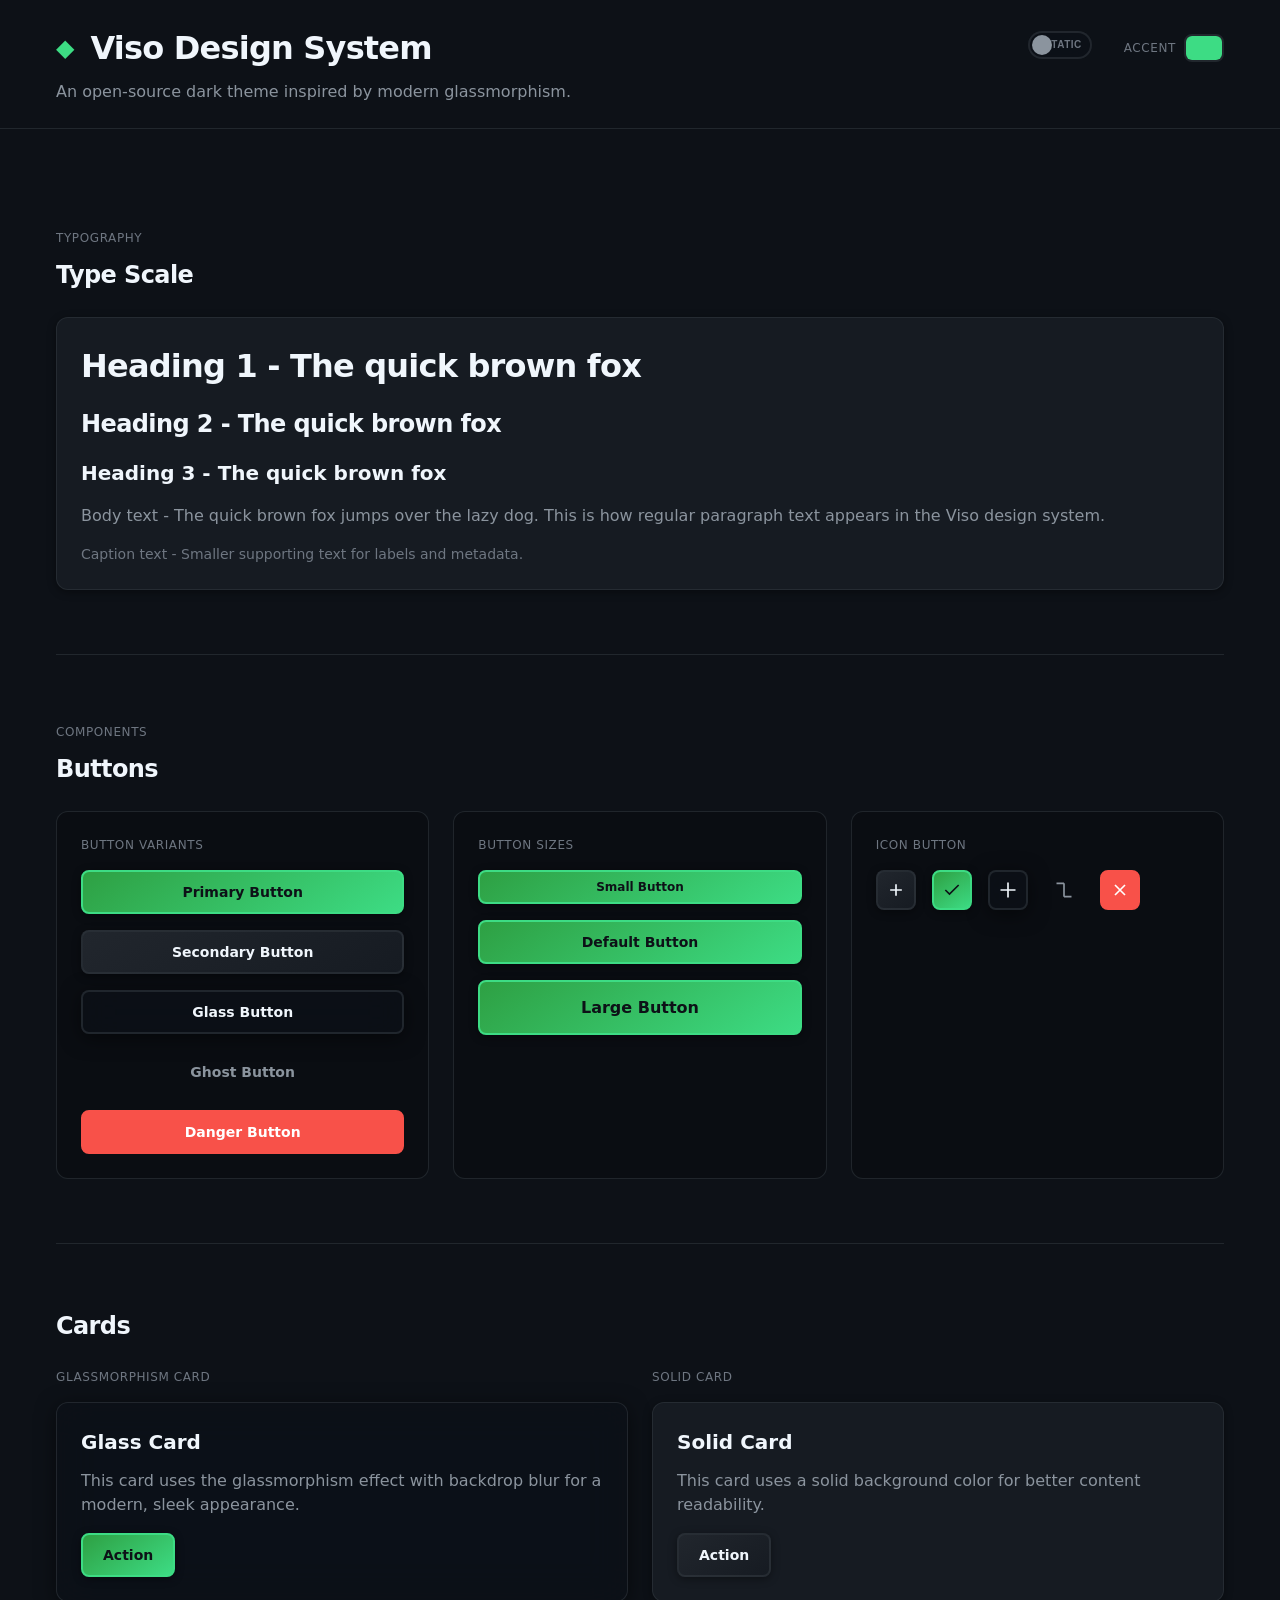
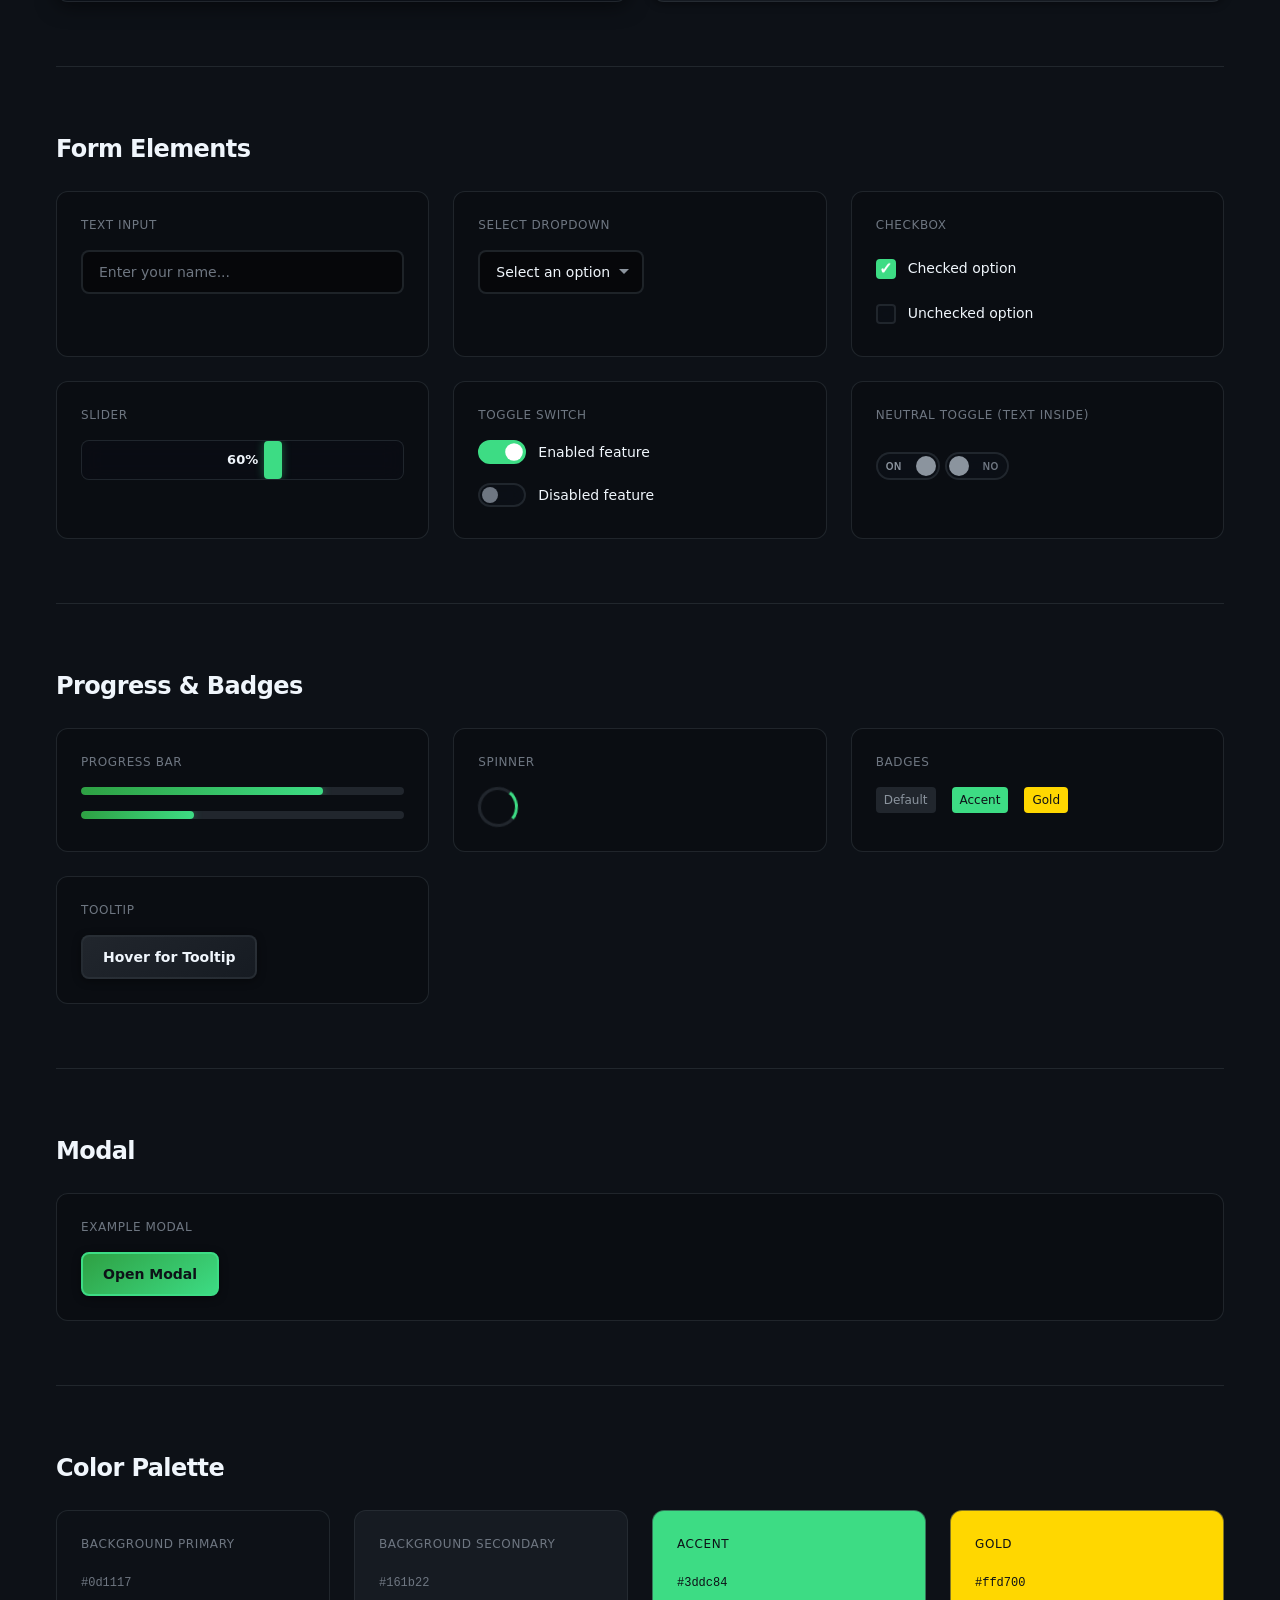
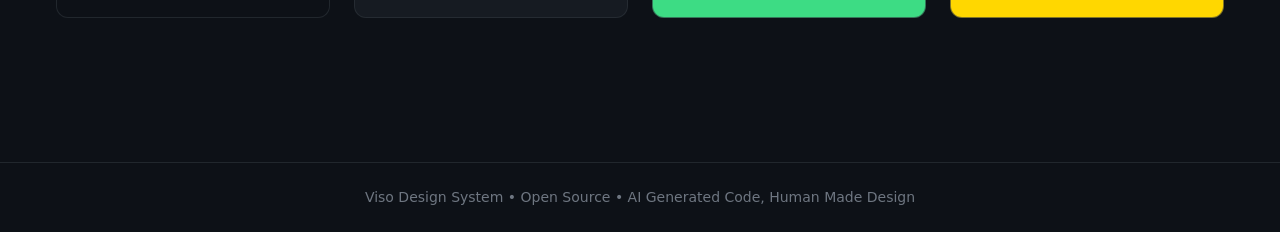
<file: index.html>
<!DOCTYPE html>
<html lang="en">
<head>
    <meta charset="UTF-8">
    <meta http-equiv="refresh" content="0; url=example-viso.html">
    <title>Redirecting...</title>
</head>
<body>
    <p>Redirecting to <a href="example-viso.html">example-viso.html</a>...</p>
</body>
</html>
</file>
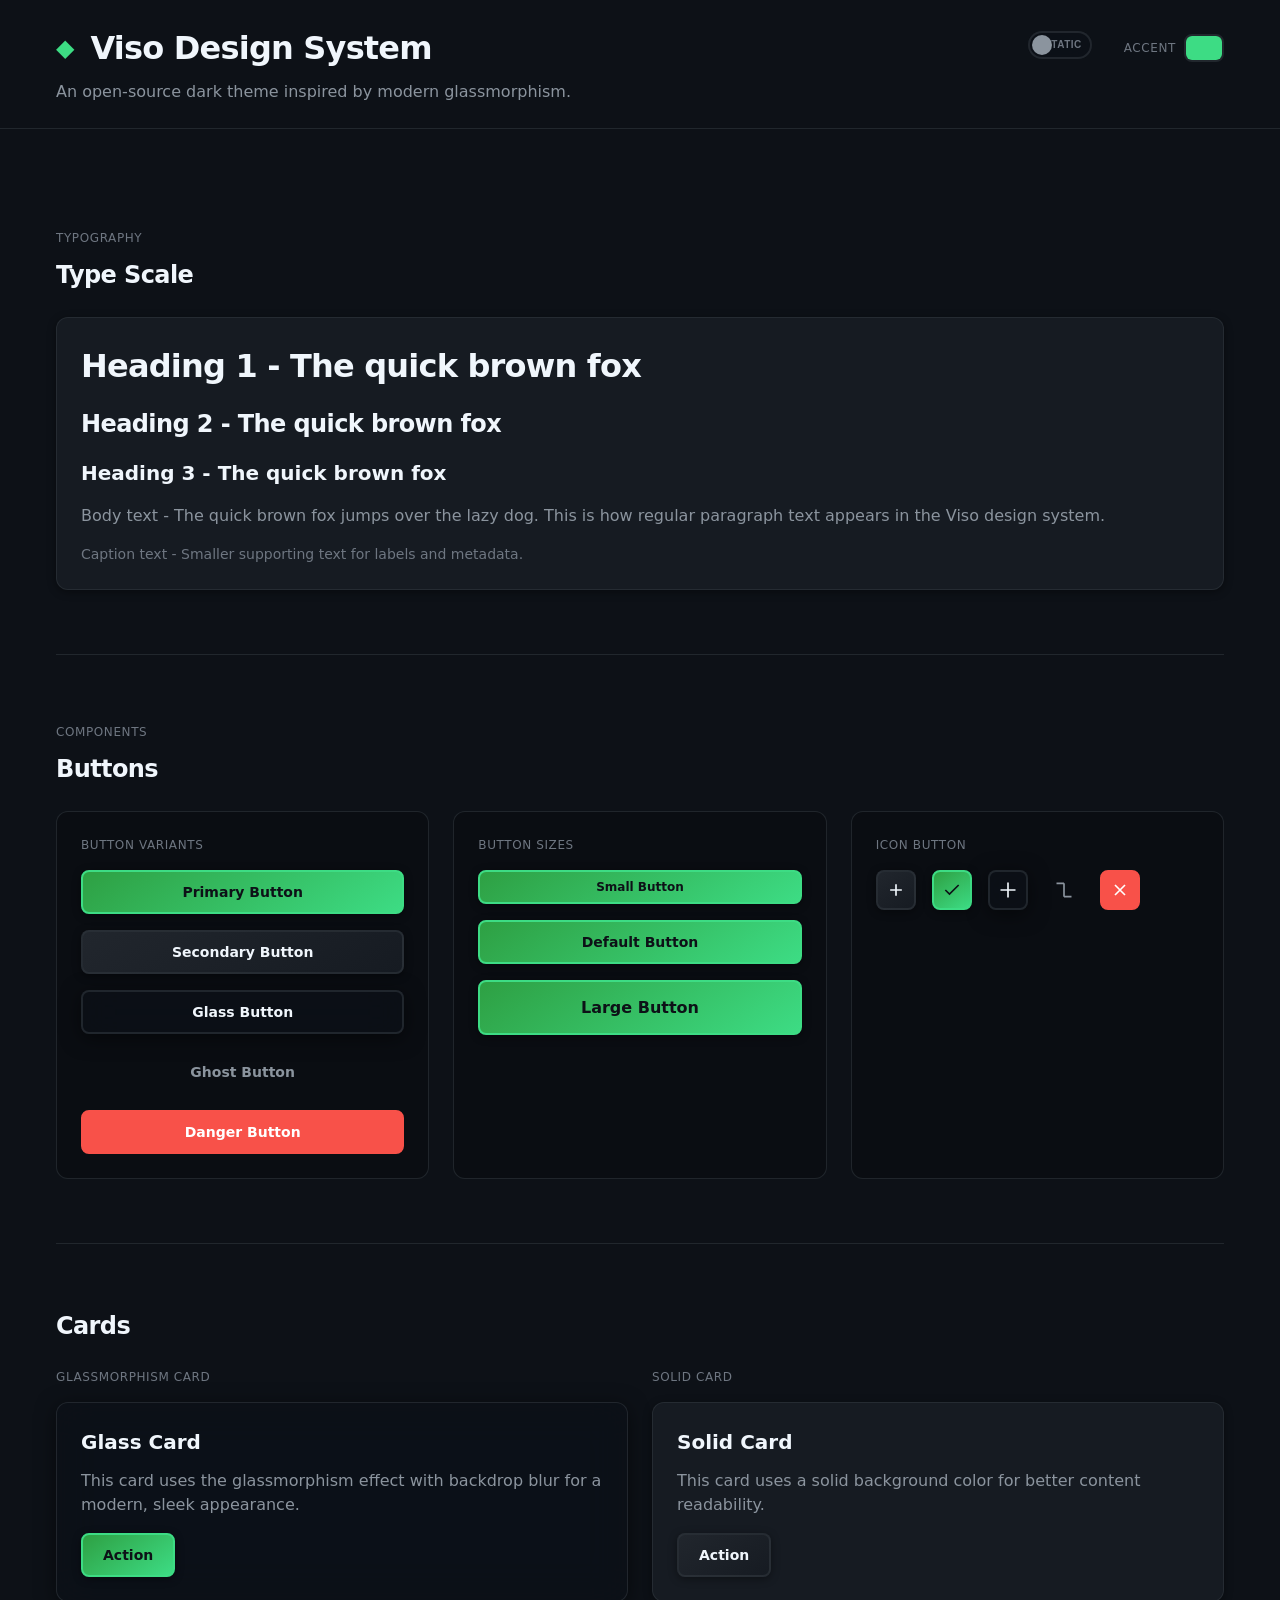
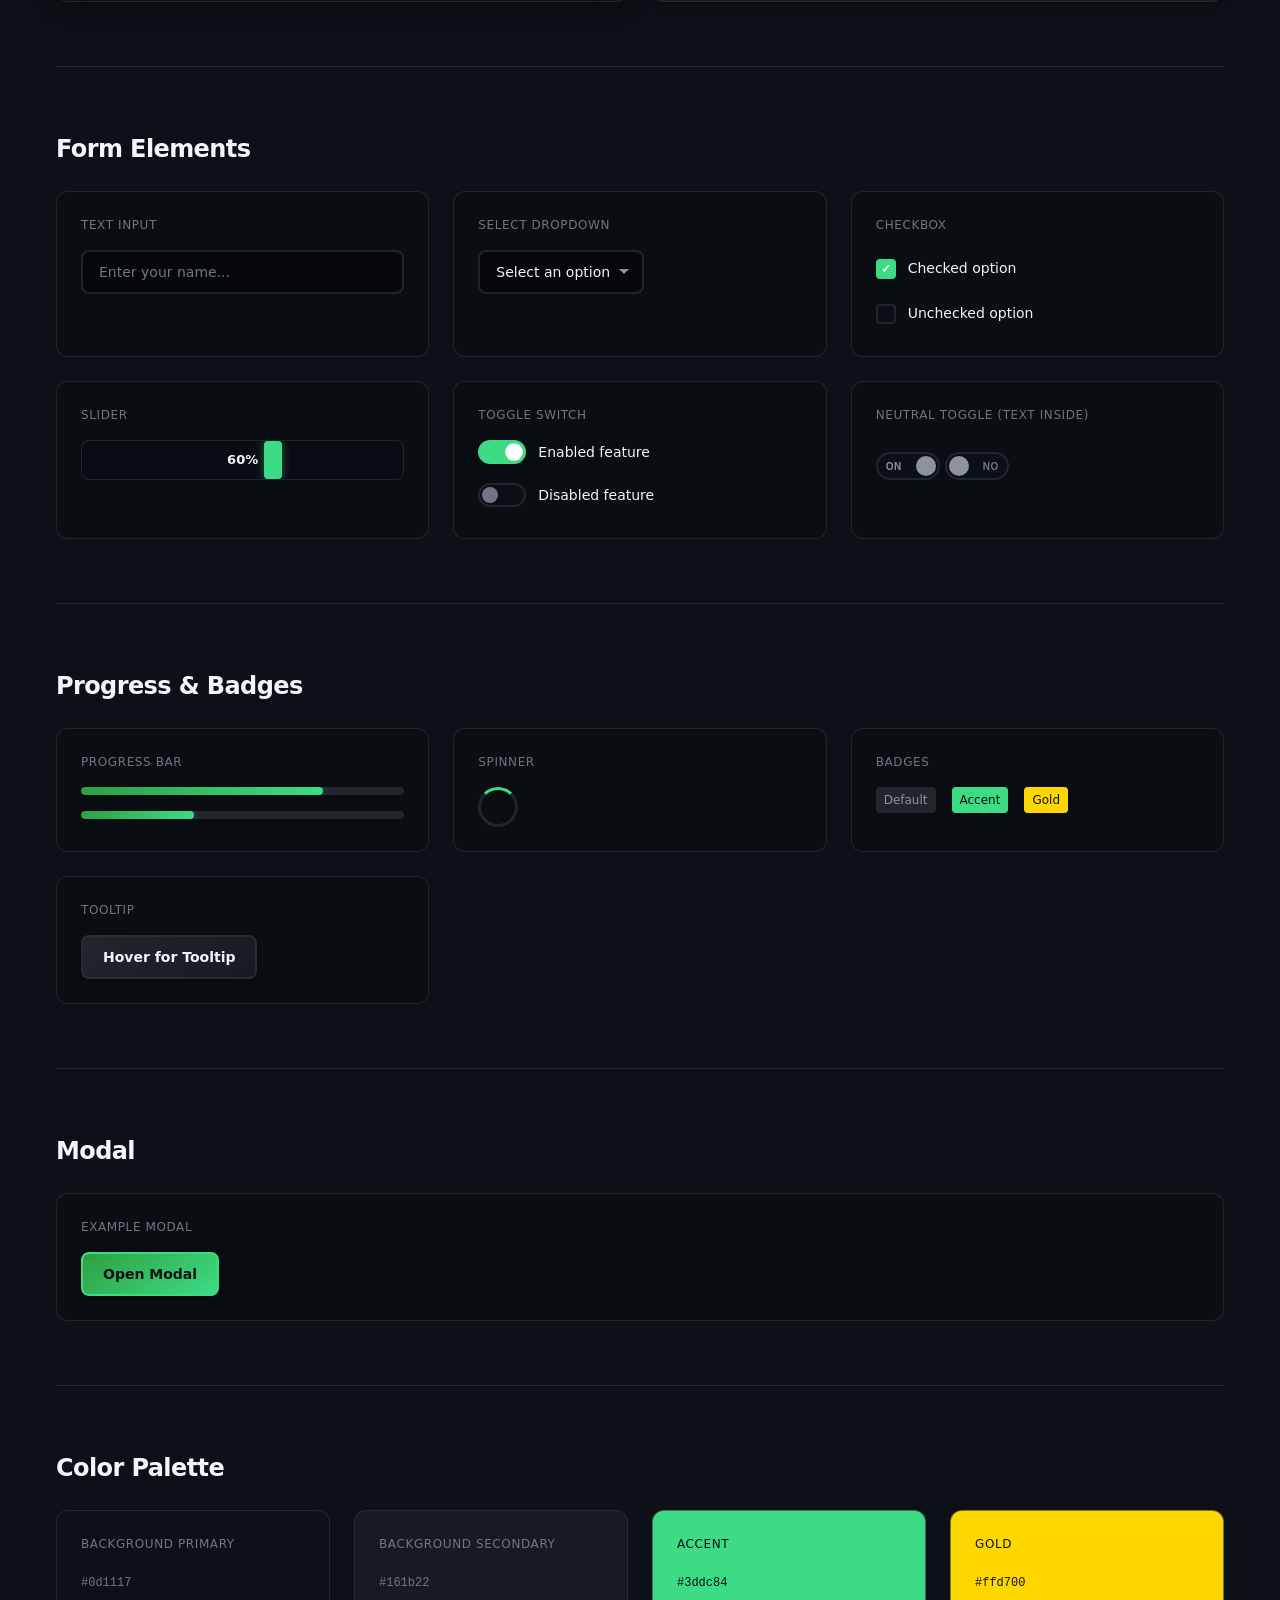
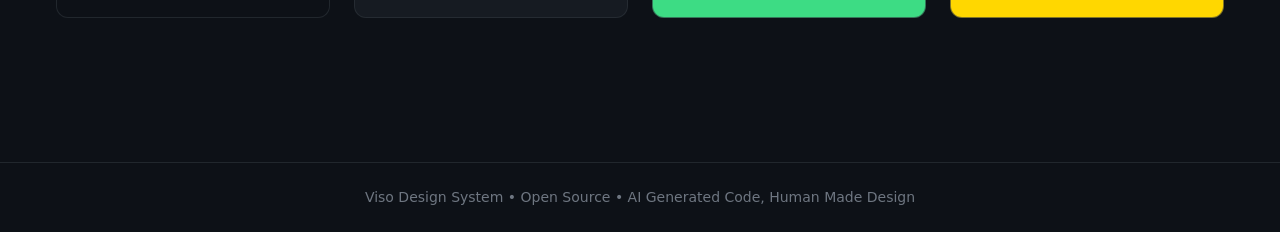
<file: example-viso.html>
<!DOCTYPE html>
<html data-theme="viso" lang="en">
<head>
    <meta charset="UTF-8">
    <meta name="viewport" content="width=device-width, initial-scale=1.0">
    <title>Viso Design System - Example</title>
    <link rel="stylesheet" href="viso.css">
    <style>
        /* Layout styles for the example page */
        .section {
            padding: 48px 0;
        }
        
        .component-grid {
            display: grid;
            grid-template-columns: repeat(auto-fit, minmax(300px, 1fr));
            gap: 24px;
            margin-top: 24px;
        }
        
        .component-demo {
            padding: 24px;
            background: rgba(0, 0, 0, 0.2);
            border-radius: 12px;
            border: 1px solid var(--glass-border);
        }
        
        .component-label {
            font-size: 12px;
            text-transform: uppercase;
            letter-spacing: 0.05em;
            color: var(--viso-text-muted);
            margin-bottom: 16px;
        }

        /* Animated rainbow gradient background */
        .animated-bg {
            background: linear-gradient(90deg, #ff0000, #ff7f00, #ffff00, #00ff00, #0000ff, #4b0082, #9400d3, #ff0000);
            background-size: 400% 100%;
            animation: rainbowScroll 10s linear infinite;
        }

        @keyframes rainbowScroll {
            0% { background-position: 0% 50%; }
            100% { background-position: 400% 50%; }
        }

        /* Header toggle styles */
        .header-toggle {
            margin-left: auto;
        }

        /* Color picker styles */
        .color-picker-wrapper {
            display: flex;
            align-items: center;
            gap: 8px;
            margin-left: 16px;
        }

        .color-picker-wrapper label {
            color: var(--viso-text-muted);
            font-size: 0.75rem;
            text-transform: uppercase;
            letter-spacing: 0.05em;
        }

        .color-picker {
            width: 40px;
            height: 28px;
            padding: 0;
            border: 2px solid var(--glass-border);
            border-radius: var(--radius-md);
            background: transparent;
            cursor: pointer;
            overflow: hidden;
        }

        .color-picker::-webkit-color-swatch-wrapper {
            padding: 0;
        }

        .color-picker::-webkit-color-swatch {
            border: none;
            border-radius: 4px;
        }

        /* Epilepsy warning modal */
        .modal-overlay {
            position: fixed;
            inset: 0;
            background: rgba(0, 0, 0, 0.8);
            backdrop-filter: blur(8px);
            display: flex;
            align-items: center;
            justify-content: center;
            z-index: 1000;
            opacity: 0;
            visibility: hidden;
            transition: all var(--transition-fast);
        }

        .modal-overlay.active {
            opacity: 1;
            visibility: visible;
        }

        .modal-content {
            background: var(--viso-bg-secondary);
            border: 1px solid var(--glass-border);
            border-radius: var(--radius-lg);
            padding: var(--space-6);
            max-width: 400px;
            text-align: center;
            box-shadow: var(--shadow-lg);
            transform: translateY(20px);
            transition: transform var(--transition-bounce);
        }

        .modal-overlay.active .modal-content {
            transform: translateY(0);
        }

        .modal-content h3 {
            color: var(--viso-red);
            margin-bottom: var(--space-4);
        }

        .modal-content p {
            margin-bottom: var(--space-6);
            color: var(--viso-text-secondary);
        }

        .modal-buttons {
            display: flex;
            gap: var(--space-4);
            justify-content: center;
        }
    </style>
</head>
<body style="min-height: 100vh;">
    <!-- Epilepsy Warning Modal -->
    <div class="modal-overlay" id="epilepsyModal">
        <div class="modal-content">
            <h3 class="viso-h3">⚠️ Warning</h3>
            <p class="viso-body">The animated background contains rapidly changing colors that may trigger seizures in people with photosensitive epilepsy.</p>
            <div class="modal-buttons">
                <button class="viso-btn viso-btn-primary" id="confirmAnim">Continue</button>
                <button class="viso-btn viso-btn-secondary" id="cancelAnim">Cancel</button>
            </div>
        </div>
    </div>

    <!-- Header -->
    <header style="border-bottom: 1px solid var(--glass-border); padding: 24px 0;">
        <div class="viso-container">
            <div class="viso-flex viso-items-center viso-gap-4" style="flex-wrap: wrap;">
                <span style="color: var(--viso-accent); font-size: 24px;">◆</span>
                <h1 class="viso-h1" style="margin: 0;">Viso Design System</h1>
                <div class="header-toggle">
                    <label class="viso-toggle-neutral">
                        <input type="checkbox" id="bgToggle" data-on="ANIM" data-off="STATIC">
                    </label>
                </div>
                <div class="color-picker-wrapper">
                    <label for="accentColor">Accent</label>
                    <input type="color" id="accentColor" class="color-picker" value="#3ddc84">
                </div>
            </div>
            <p class="viso-body" style="margin-top: 8px;">An open-source dark theme inspired by modern glassmorphism.</p>
        </div>
    </header>

    <main class="viso-container" style="padding: 48px 16px;">
        
        <!-- Typography Section -->
        <section class="section">
            <span class="viso-label">Typography</span>
            <h2 class="viso-h2" style="margin-top: 8px;">Type Scale</h2>
            
            <div class="viso-card-solid" style="margin-top: 24px;">
                <h1 class="viso-h1">Heading 1 - The quick brown fox</h1>
                <h2 class="viso-h2" style="margin-top: 16px;">Heading 2 - The quick brown fox</h2>
                <h3 class="viso-h3" style="margin-top: 16px;">Heading 3 - The quick brown fox</h3>
                <p class="viso-body" style="margin-top: 16px;">Body text - The quick brown fox jumps over the lazy dog. This is how regular paragraph text appears in the Viso design system.</p>
                <p class="viso-caption" style="margin-top: 16px;">Caption text - Smaller supporting text for labels and metadata.</p>
            </div>
        </section>

        <div class="viso-divider"></div>

        <!-- Buttons Section -->
        <section class="section">
            <span class="viso-label">Components</span>
            <h2 class="viso-h2" style="margin-top: 8px;">Buttons</h2>
            
            <div class="component-grid">
                <div class="component-demo">
                    <div class="component-label">Button Variants</div>
                    <div class="viso-flex viso-flex-col viso-gap-4">
                        <button class="viso-btn viso-btn-primary">Primary Button</button>
                        <button class="viso-btn viso-btn-secondary">Secondary Button</button>
                        <button class="viso-btn viso-btn-glass">Glass Button</button>
                        <button class="viso-btn viso-btn-ghost">Ghost Button</button>
                        <button class="viso-btn viso-btn-danger">Danger Button</button>
                    </div>
                </div>
                
                <div class="component-demo">
                    <div class="component-label">Button Sizes</div>
                    <div class="viso-flex viso-flex-col viso-gap-4">
                        <button class="viso-btn viso-btn-primary viso-btn-sm">Small Button</button>
                        <button class="viso-btn viso-btn-primary">Default Button</button>
                        <button class="viso-btn viso-btn-primary viso-btn-lg">Large Button</button>
                    </div>
                </div>
                
                <div class="component-demo">
                    <div class="component-label">Icon Button</div>
                    <div class="viso-flex viso-gap-4">
                        <button class="viso-btn viso-btn-secondary viso-btn-icon">
                            <svg width="20" height="20" viewBox="0 0 24 24" fill="none" stroke="currentColor" stroke-width="2">
                                <path d="M12 5v14M5 12h14"/>
                            </svg>
                        </button>
                        <button class="viso-btn viso-btn-primary viso-btn-icon">
                            <svg width="20" height="20" viewBox="0 0 24 24" fill="none" stroke="currentColor" stroke-width="2">
                                <path d="M20 6L9 17l-5-5"/>
                            </svg>
                        </button>
                        <button class="viso-btn viso-btn-glass viso-btn-icon">
                            <svg width="20" height="20" viewBox="0 0 24 24" fill="none" stroke="currentColor" stroke-width="2">
                                <path d="M12 3v18M3 12h18"/>
                            </svg>
                        </button>
                        <button class="viso-btn viso-btn-ghost viso-btn-icon">
                            <svg width="20" height="20" viewBox="0 0 24 24" fill="none" stroke="currentColor" stroke-width="2">
                                <path d="M12 20h9M12 20V4M12 4H3"/>
                            </svg>
                        </button>
                        <button class="viso-btn viso-btn-danger viso-btn-icon">
                            <svg width="20" height="20" viewBox="0 0 24 24" fill="none" stroke="currentColor" stroke-width="2">
                                <path d="M18 6L6 18M6 6l12 12"/>
                            </svg>
                        </button>
                    </div>
                </div>
            </div>
        </section>

        <div class="viso-divider"></div>

        <!-- Cards Section -->
        <section class="section">
            <h2 class="viso-h2">Cards</h2>
            
            <div class="component-grid">
                <div class="component-demo" style="background: transparent; border: none; padding: 0;">
                    <div class="component-label">Glassmorphism Card</div>
                    <div class="viso-card">
                        <h3 class="viso-h3">Glass Card</h3>
                        <p class="viso-body" style="margin-top: 12px;">This card uses the glassmorphism effect with backdrop blur for a modern, sleek appearance.</p>
                        <button class="viso-btn viso-btn-primary" style="margin-top: 16px;">Action</button>
                    </div>
                </div>
                
                <div class="component-demo" style="background: transparent; border: none; padding: 0;">
                    <div class="component-label">Solid Card</div>
                    <div class="viso-card-solid">
                        <h3 class="viso-h3">Solid Card</h3>
                        <p class="viso-body" style="margin-top: 12px;">This card uses a solid background color for better content readability.</p>
                        <button class="viso-btn viso-btn-secondary" style="margin-top: 16px;">Action</button>
                    </div>
                </div>
            </div>
        </section>

        <div class="viso-divider"></div>

        <!-- Form Elements Section -->
        <section class="section">
            <h2 class="viso-h2">Form Elements</h2>
            
            <div class="component-grid">
                <div class="component-demo">
                    <div class="component-label">Text Input</div>
                    <input type="text" class="viso-input" placeholder="Enter your name...">
                </div>
                
                <div class="component-demo">
                    <div class="component-label">Select Dropdown</div>
                    <select class="viso-select">
                        <option value="">Select an option</option>
                        <option value="1">Option One</option>
                        <option value="2">Option Two</option>
                        <option value="3">Option Three</option>
                    </select>
                </div>
                
                <div class="component-demo">
                    <div class="component-label">Checkbox</div>
                    <label class="viso-checkbox-label">
                        <input type="checkbox" checked>
                        <span>Checked option</span>
                    </label>
                    <label class="viso-checkbox-label" style="margin-top: 8px;">
                        <input type="checkbox">
                        <span>Unchecked option</span>
                    </label>
                </div>
                
                <div class="component-demo">
                    <div class="component-label">Slider</div>
                    <div class="viso-slider-container">
                        <input type="range" class="viso-slider" min="0" max="100" value="60" oninput="this.nextElementSibling.textContent = this.value + '%'">
                        <div class="viso-slider-percent">60%</div>
                    </div>
                </div>

                <div class="component-demo">
                    <div class="component-label">Toggle Switch</div>
                    <label class="viso-toggle">
                        <input type="checkbox" checked>
                        <span>Enabled feature</span>
                    </label>
                    <label class="viso-toggle" style="margin-top: 12px;">
                        <input type="checkbox">
                        <span>Disabled feature</span>
                    </label>
                </div>

                <div class="component-demo">
                    <div class="component-label">Neutral Toggle (Text Inside)</div>
                    <label class="viso-toggle-neutral">
                        <input type="checkbox" data-on="ON" data-off="OFF" checked>
                    </label>
                    <label class="viso-toggle-neutral" style="margin-top: 12px;">
                        <input type="checkbox" data-on="YES" data-off="NO">
                    </label>
                </div>
            </div>
        </section>

        <div class="viso-divider"></div>

        <!-- Progress & Badges Section -->
        <section class="section">
            <h2 class="viso-h2">Progress & Badges</h2>
            
            <div class="component-grid">
                <div class="component-demo">
                    <div class="component-label">Progress Bar</div>
                    <div class="viso-progress">
                        <div class="viso-progress-bar" style="width: 75%;"></div>
                    </div>
                    <div class="viso-progress" style="margin-top: 16px;">
                        <div class="viso-progress-bar" style="width: 35%;"></div>
                    </div>
                </div>
                
                <div class="component-demo">
                    <div class="component-label">Spinner</div>
                    <div class="viso-spinner"></div>
                </div>
                
                <div class="component-demo">
                    <div class="component-label">Badges</div>
                    <div class="viso-flex viso-gap-4">
                        <span class="viso-badge">Default</span>
                        <span class="viso-badge viso-badge-accent">Accent</span>
                        <span class="viso-badge viso-badge-gold">Gold</span>
                    </div>
                </div>
                
                <div class="component-demo">
                    <div class="component-label">Tooltip</div>
                    <button class="viso-btn viso-btn-secondary viso-tooltip" data-tooltip="This is a helpful tooltip!">
                        Hover for Tooltip
                    </button>
                </div>
            </div>
        </section>

        <div class="viso-divider"></div>

        <!-- Modal Section -->
        <section class="section">
            <h2 class="viso-h2">Modal</h2>
            
            <div class="component-grid" style="grid-template-columns: repeat(auto-fit, minmax(200px, 1fr));">
                <div class="component-demo">
                    <div class="component-label">Example Modal</div>
                    <button class="viso-btn viso-btn-primary" id="openModalBtn">Open Modal</button>
                </div>
            </div>
        </section>

        <!-- Example Modal -->
        <div class="modal-overlay" id="exampleModal">
            <div class="modal-content" style="max-width: 500px;">
                <h3 class="viso-h3">Example Modal</h3>
                <p class="viso-body">This is an example modal dialog. It uses the same styling as the epilepsy warning modal with a backdrop blur effect and smooth animations.</p>
                <div class="modal-buttons">
                    <button class="viso-btn viso-btn-primary" id="closeModalBtn">Close</button>
                </div>
            </div>
        </div>

        <div class="viso-divider"></div>

        <!-- Colors Section -->
        <section class="section">
            <h2 class="viso-h2">Color Palette</h2>
            
            <div class="component-grid" style="grid-template-columns: repeat(auto-fit, minmax(200px, 1fr));">
                <div class="component-demo" style="background: var(--viso-bg-primary);">
                    <div class="component-label">Background Primary</div>
                    <code style="color: var(--viso-text-muted); font-size: 12px;">#0d1117</code>
                </div>
                <div class="component-demo" style="background: var(--viso-bg-secondary);">
                    <div class="component-label">Background Secondary</div>
                    <code style="color: var(--viso-text-muted); font-size: 12px;">#161b22</code>
                </div>
                <div class="component-demo" style="background: #3ddc84;">
                    <div class="component-label" style="color: var(--viso-bg-primary);">Accent</div>
                    <code style="color: var(--viso-bg-primary); font-size: 12px;">#3ddc84</code>
                </div>
                <div class="component-demo" style="background: var(--viso-gold);">
                    <div class="component-label" style="color: var(--viso-bg-primary);">Gold</div>
                    <code style="color: var(--viso-bg-primary); font-size: 12px;">#ffd700</code>
                </div>
            </div>
        </section>

    </main>

    <!-- Footer -->
    <footer style="border-top: 1px solid var(--glass-border); padding: 24px 0; margin-top: 48px;">
        <div class="viso-container">
            <p class="viso-caption" style="text-align: center;">
                Viso Design System • Open Source • AI Generated Code, Human Made Design
            </p>
        </div>
    </footer>

    <script>
        const bgToggle = document.getElementById('bgToggle');
        const modal = document.getElementById('epilepsyModal');
        const confirmBtn = document.getElementById('confirmAnim');
        const cancelBtn = document.getElementById('cancelAnim');

        bgToggle.addEventListener('change', function() {
            if (this.checked) {
                this.checked = false;
                modal.classList.add('active');
            } else {
                document.body.classList.remove('animated-bg');
            }
        });

        confirmBtn.addEventListener('click', function() {
            modal.classList.remove('active');
            bgToggle.checked = true;
            document.body.classList.add('animated-bg');
        });

        cancelBtn.addEventListener('click', function() {
            modal.classList.remove('active');
            bgToggle.checked = false;
        });

        modal.addEventListener('click', function(e) {
            if (e.target === modal) {
                modal.classList.remove('active');
                bgToggle.checked = false;
            }
        });

        // Example modal
        const openModalBtn = document.getElementById('openModalBtn');
        const exampleModal = document.getElementById('exampleModal');
        const closeModalBtn = document.getElementById('closeModalBtn');

        openModalBtn.addEventListener('click', function() {
            exampleModal.classList.add('active');
        });

        closeModalBtn.addEventListener('click', function() {
            exampleModal.classList.remove('active');
        });

        exampleModal.addEventListener('click', function(e) {
            if (e.target === exampleModal) {
                exampleModal.classList.remove('active');
            }
        });

        // Accent color picker
        const accentColorPicker = document.getElementById('accentColor');
        const root = document.documentElement;

        // Helper function to darken a hex color
        function darkenColor(hex, percent) {
            const num = parseInt(hex.replace('#', ''), 16);
            const amt = Math.round(2.55 * percent);
            const R = (num >> 16) - amt;
            const G = ((num >> 8) & 0x00FF) - amt;
            const B = (num & 0x0000FF) - amt;
            return '#' + (0x1000000 + (R < 255 ? R < 1 ? 0 : R : 255) * 0x10000 +
                (G < 255 ? G < 1 ? 0 : G : 255) * 0x100 +
                (B < 255 ? B < 1 ? 0 : B : 255)).toString(16).slice(1);
        }

        accentColorPicker.addEventListener('input', function() {
            const hexColor = this.value;
            const dimColor = darkenColor(hexColor, 20);
            const r = parseInt(hexColor.slice(1, 3), 16);
            const g = parseInt(hexColor.slice(3, 5), 16);
            const b = parseInt(hexColor.slice(5, 7), 16);
            
            root.style.setProperty('--viso-accent', hexColor);
            root.style.setProperty('--viso-accent-dim', dimColor);
            root.style.setProperty('--viso-accent-glow', `rgba(${r}, ${g}, ${b}, 0.4)`);
        });
    </script>
</body>
</html>
</file>
<file: viso.css>
/**
 * Viso Design System
 * An open-source dark theme design language with vibrant green accents
 * Version: 1.0.0
 * License: MIT
 * 
 * Usage: Include this CSS file in your project and add data-theme="viso" to your <html> or <body> tag
 * <link rel="stylesheet" href="viso.css">
 * <body data-theme="viso">
 */

/* =============================================
   DESIGN TOKENS
   Core variables that define the Viso aesthetic
   ============================================= */

[data-theme="viso"], :root {
    /* 
     * CUSTOMIZATION
     * Change this accent color to theme the entire design system.
     * Simply override these three variables with your hex color:
     * 
     * Example - Blue theme:
     *   --viso-accent: #3b82f6;
     *   --viso-accent-dim: #2563eb;
     *   --viso-accent-glow: rgba(59, 130, 246, 0.4);
     * 
     * Example - Purple theme:
     *   --viso-accent: #a855f7;
     *   --viso-accent-dim: #9333ea;
     *   --viso-accent-glow: rgba(168, 85, 247, 0.4);
     */
    
    /* 
     * COLOR PALETTE
     * Primary backgrounds range from deep space to charcoal
     * Default accent: Vibrant Green
     */
    
    /* Core Background Colors */
    --viso-bg-primary: #0d1117;      /* Deepest background - almost black */
    --viso-bg-secondary: #161b22;      /* Card/surface backgrounds */
    --viso-bg-tertiary: #21262d;      /* Elevated elements, hover states */
    --viso-surface: rgba(22, 27, 34, 0.85);  /* Glassmorphism surface */
    
    /* Accent Colors - CUSTOMIZE THESE */
    --viso-accent: #3ddc84;           /* Primary accent - vibrant green */
    --viso-accent-dim: #2ea043;       /* Hover/active states - darker shade */
    --viso-accent-glow: rgba(61, 220, 132, 0.4);  /* Glow effects - same hue, 40% opacity */
    
    /* Semantic Colors */
    --viso-gold: #ffd700;             /* Success, achievement, premium */
    --viso-red: #f85149;              /* Error, danger, destructive */
    --viso-orange: #ff9800;           /* Warning, offline indicator */
    
    /* Text Colors */
    --viso-text-primary: #f0f6fc;   /* Headings, primary text */
    --viso-text-secondary: #8b949e;   /* Body text, descriptions */
    --viso-text-muted: #6e7681;       /* Disabled, placeholders */
    
    /* 
     * EFFECTS & SHADOWS
     * Glassmorphism and elevation system
     */
    --glass-bg: rgba(13, 17, 23, 0.75);
    --glass-border: rgba(48, 54, 61, 0.6);
    
    /* Shadow Elevation System */
    --shadow-sm: 0 2px 8px rgba(0, 0, 0, 0.4);
    --shadow-md: 0 4px 20px rgba(0, 0, 0, 0.5);
    --shadow-lg: 0 8px 32px rgba(0, 0, 0, 0.6);
    --shadow-glow: 0 0 20px var(--viso-accent-glow);
    
    /* 
     * TYPOGRAPHY
     * Modern, clean system font stack
     */
    --viso-font: 'Segoe UI', system-ui, -apple-system, BlinkMacSystemFont, 'Helvetica Neue', sans-serif;
    
    /* Font Weights */
    --font-normal: 400;
    --font-medium: 500;
    --font-semibold: 600;
    --font-bold: 700;
    
    /* 
     * SPACING SCALE
     * 4px base grid system
     */
    --space-1: 4px;
    --space-2: 8px;
    --space-3: 12px;
    --space-4: 16px;
    --space-5: 20px;
    --space-6: 24px;
    --space-8: 32px;
    --space-10: 40px;
    
    /* 
     * BORDER RADIUS
     * Consistent corner rounding
     */
    --radius-sm: 4px;
    --radius-md: 8px;
    --radius-lg: 12px;
    --radius-xl: 16px;
    --radius-full: 9999px;
    
    /* 
     * TRANSITIONS
     * Smooth, responsive interactions
     */
    --transition-instant: 0ms;
    --transition-fast: 150ms cubic-bezier(0.4, 0, 0.2, 1);
    --transition-base: 250ms cubic-bezier(0.4, 0, 0.2, 1);
    --transition-slow: 350ms cubic-bezier(0.4, 0, 0.2, 1);
    --transition-bounce: 400ms cubic-bezier(0.68, -0.55, 0.265, 1.55);
    
    /* 
     * Z-INDEX SCALE
     * Layer management
     */
    --z-base: 0;
    --z-dropdown: 100;
    --z-sticky: 200;
    --z-fixed: 300;
    --z-modal-backdrop: 400;
    --z-modal: 500;
    --z-popover: 600;
    --z-tooltip: 700;
}

/* =============================================
   BASE STYLES
   Foundational reset and typography
   ============================================= */

[data-theme="viso"] *,
[data-theme="viso"] *::before,
[data-theme="viso"] *::after {
    box-sizing: border-box;
    margin: 0;
    padding: 0;
}

[data-theme="viso"] {
    font-family: var(--viso-font);
    background-color: var(--viso-bg-primary);
    color: var(--viso-text-primary);
    line-height: 1.5;
    -webkit-font-smoothing: antialiased;
    -moz-osx-font-smoothing: grayscale;
}

/* Typography Scale */
[data-theme="viso"] h1,
[data-theme="viso"] .viso-h1 {
    font-size: 2rem;
    font-weight: var(--font-bold);
    letter-spacing: -0.025em;
    color: var(--viso-text-primary);
}

[data-theme="viso"] h2,
[data-theme="viso"] .viso-h2 {
    font-size: 1.5rem;
    font-weight: var(--font-semibold);
    letter-spacing: -0.025em;
    color: var(--viso-text-primary);
}

[data-theme="viso"] h3,
[data-theme="viso"] .viso-h3 {
    font-size: 1.25rem;
    font-weight: var(--font-semibold);
    color: var(--viso-text-primary);
}

[data-theme="viso"] p,
[data-theme="viso"] .viso-body {
    font-size: 1rem;
    font-weight: var(--font-normal);
    color: var(--viso-text-secondary);
}

[data-theme="viso"] .viso-caption {
    font-size: 0.875rem;
    font-weight: var(--font-normal);
    color: var(--viso-text-muted);
}

[data-theme="viso"] .viso-label {
    font-size: 0.75rem;
    font-weight: var(--font-medium);
    text-transform: uppercase;
    letter-spacing: 0.05em;
    color: var(--viso-text-muted);
}

/* =============================================
   BUTTONS
   Primary, secondary, and icon button variants
   ============================================= */

/* Base Button */
[data-theme="viso"] .viso-btn {
    display: inline-flex;
    align-items: center;
    justify-content: center;
    gap: var(--space-2);
    padding: var(--space-3) var(--space-5);
    font-family: var(--viso-font);
    font-size: 0.875rem;
    font-weight: var(--font-semibold);
    border-radius: var(--radius-md);
    cursor: pointer;
    transition: all var(--transition-fast);
    border: 2px solid transparent;
    text-decoration: none;
    white-space: nowrap;
    user-select: none;
}

/* Primary Button - Solid with accent */
[data-theme="viso"] .viso-btn-primary {
    background: linear-gradient(145deg, var(--viso-accent-dim), var(--viso-accent));
    border-color: var(--viso-accent);
    color: var(--viso-bg-primary);
    box-shadow: var(--shadow-sm);
}

[data-theme="viso"] .viso-btn-primary:hover {
    background: linear-gradient(145deg, var(--viso-accent), var(--viso-accent-dim));
    transform: translateY(-2px);
    box-shadow: var(--shadow-md), var(--shadow-glow);
}

[data-theme="viso"] .viso-btn-primary:active {
    transform: translateY(0);
    box-shadow: var(--shadow-sm);
}

/* Secondary Button - Outlined */
[data-theme="viso"] .viso-btn-secondary {
    background: linear-gradient(145deg, var(--viso-bg-tertiary), var(--viso-bg-secondary));
    border-color: var(--glass-border);
    color: var(--viso-text-primary);
    box-shadow: var(--shadow-sm);
}

[data-theme="viso"] .viso-btn-secondary:hover {
    border-color: var(--viso-accent);
    color: var(--viso-accent);
    transform: translateY(-2px);
    box-shadow: var(--shadow-md);
}

[data-theme="viso"] .viso-btn-secondary:active {
    transform: translateY(0);
    box-shadow: var(--shadow-sm);
}

/* Glass Button - Glassmorphism effect */
[data-theme="viso"] .viso-btn-glass {
    background: var(--glass-bg);
    backdrop-filter: blur(20px) saturate(180%);
    -webkit-backdrop-filter: blur(20px) saturate(180%);
    border-color: var(--glass-border);
    color: var(--viso-text-primary);
    box-shadow: var(--shadow-md);
}

[data-theme="viso"] .viso-btn-glass:hover {
    border-color: var(--viso-accent);
    color: var(--viso-accent);
    transform: translateY(-2px);
    box-shadow: var(--shadow-lg);
}

[data-theme="viso"] .viso-btn-glass:active {
    transform: translateY(0);
    box-shadow: var(--shadow-sm);
}

/* Ghost Button - Text only */
[data-theme="viso"] .viso-btn-ghost {
    background: transparent;
    border-color: transparent;
    color: var(--viso-text-secondary);
}

[data-theme="viso"] .viso-btn-ghost:hover {
    background: var(--viso-bg-tertiary);
    color: var(--viso-text-primary);
}

/* Danger Button */
[data-theme="viso"] .viso-btn-danger {
    background: var(--viso-red);
    border-color: var(--viso-red);
    color: white;
}

[data-theme="viso"] .viso-btn-danger:hover {
    background: #ff6b6b;
    border-color: #ff6b6b;
    transform: translateY(-2px);
    box-shadow: var(--shadow-md);
}

[data-theme="viso"] .viso-btn-danger:active {
    transform: translateY(0);
    box-shadow: var(--shadow-sm);
}

/* Disabled State */
[data-theme="viso"] .viso-btn:disabled,
[data-theme="viso"] .viso-btn.viso-disabled {
    opacity: 0.5;
    cursor: not-allowed;
    pointer-events: none;
    transform: none !important;
}

/* Icon Button */
[data-theme="viso"] .viso-btn-icon {
    width: 40px;
    height: 40px;
    padding: 0;
    border-radius: var(--radius-md);
}

/* Icon Button Variants */
[data-theme="viso"] .viso-btn-icon.viso-btn-glass {
    background: var(--glass-bg);
    backdrop-filter: blur(20px) saturate(180%);
    -webkit-backdrop-filter: blur(20px) saturate(180%);
    border-color: var(--glass-border);
}

[data-theme="viso"] .viso-btn-icon.viso-btn-glass:hover {
    border-color: var(--viso-accent);
    color: var(--viso-accent);
}

[data-theme="viso"] .viso-btn-icon.viso-btn-ghost {
    background: transparent;
    border-color: transparent;
}

[data-theme="viso"] .viso-btn-icon.viso-btn-ghost:hover {
    background: var(--viso-bg-tertiary);
    color: var(--viso-text-primary);
}

[data-theme="viso"] .viso-btn-icon.viso-btn-danger {
    background: var(--viso-red);
    border-color: var(--viso-red);
    color: white;
}

[data-theme="viso"] .viso-btn-icon.viso-btn-danger:hover {
    background: #ff6b6b;
    border-color: #ff6b6b;
}

/* Button Sizes */
[data-theme="viso"] .viso-btn-sm {
    padding: var(--space-2) var(--space-3);
    font-size: 0.75rem;
}

[data-theme="viso"] .viso-btn-lg {
    padding: var(--space-4) var(--space-6);
    font-size: 1rem;
}

/* =============================================
   CARDS & SURFACES
   Glassmorphism and elevated containers
   ============================================= */

[data-theme="viso"] .viso-card {
    background: var(--glass-bg);
    backdrop-filter: blur(20px) saturate(180%);
    -webkit-backdrop-filter: blur(20px) saturate(180%);
    -moz-backdrop-filter: blur(20px) saturate(180%);
    border: 1px solid var(--glass-border);
    border-radius: var(--radius-lg);
    padding: var(--space-6);
    box-shadow: var(--shadow-md);
}

[data-theme="viso"] .viso-card-solid {
    background: var(--viso-bg-secondary);
    border: 1px solid var(--glass-border);
    border-radius: var(--radius-lg);
    padding: var(--space-6);
    box-shadow: var(--shadow-sm);
}

[data-theme="viso"] .viso-surface {
    background: var(--viso-surface);
    border-radius: var(--radius-md);
    padding: var(--space-4);
}

/* =============================================
   FORM ELEMENTS
   Inputs, selects, checkboxes, and sliders
   ============================================= */

/* Text Input */
[data-theme="viso"] .viso-input {
    width: 100%;
    padding: var(--space-3) var(--space-4);
    background: rgba(0, 0, 0, 0.4);
    border: 2px solid var(--glass-border);
    border-radius: var(--radius-md);
    color: var(--viso-text-primary);
    font-family: var(--viso-font);
    font-size: 0.875rem;
    transition: all var(--transition-fast);
}

[data-theme="viso"] .viso-input:hover {
    border-color: var(--viso-accent);
    transform: translateY(-2px);
    box-shadow: var(--shadow-md);
}

[data-theme="viso"] .viso-input:focus {
    outline: none;
    border-color: var(--viso-accent);
    box-shadow: 0 0 0 3px var(--viso-accent-glow);
    transform: translateY(0);
}

[data-theme="viso"] .viso-input:active {
    transform: translateY(0);
    box-shadow: var(--shadow-sm);
}

[data-theme="viso"] .viso-input::placeholder {
    color: var(--viso-text-muted);
}

/* Select */
[data-theme="viso"] .viso-select {
    appearance: none;
    padding: var(--space-3) var(--space-8) var(--space-3) var(--space-4);
    background: rgba(0, 0, 0, 0.4);
    border: 2px solid var(--glass-border);
    border-radius: var(--radius-md);
    color: var(--viso-text-primary);
    font-family: var(--viso-font);
    font-size: 0.875rem;
    cursor: pointer;
    background-image: url("data:image/svg+xml,%3Csvg xmlns='http://www.w3.org/2000/svg' width='12' height='12' viewBox='0 0 12 12'%3E%3Cpath fill='%238b949e' d='M6 8L1 3h10z'/%3E%3C/svg%3E");
    background-repeat: no-repeat;
    background-position: right 12px center;
    transition: all var(--transition-fast);
}

[data-theme="viso"] .viso-select:hover {
    border-color: var(--viso-accent);
    transform: translateY(-2px);
    box-shadow: var(--shadow-md);
}

[data-theme="viso"] .viso-select:focus {
    outline: none;
    border-color: var(--viso-accent);
    box-shadow: 0 0 0 3px var(--viso-accent-glow);
    transform: translateY(0);
}

[data-theme="viso"] .viso-select:active {
    transform: translateY(0);
    box-shadow: var(--shadow-sm);
}

/* Checkbox - Label wrapper style matching Viso theme */
[data-theme="viso"] .viso-checkbox-label {
    display: flex;
    align-items: center;
    gap: 12px;
    cursor: pointer;
    color: var(--viso-text-primary);
    font-size: 14px;
    padding: 8px 0;
}

[data-theme="viso"] .viso-checkbox-label input[type="checkbox"] {
    width: 20px;
    height: 20px;
    border: 2px solid var(--glass-border);
    border-radius: 4px;
    background: var(--glass-bg);
    backdrop-filter: blur(12px) saturate(180%);
    -webkit-backdrop-filter: blur(12px) saturate(180%);
    -moz-backdrop-filter: blur(12px) saturate(180%);
    cursor: pointer;
    appearance: none;
    -webkit-appearance: none;
    -moz-appearance: none;
    position: relative;
    transition: all var(--transition-fast);
}

[data-theme="viso"] .viso-checkbox-label input[type="checkbox"]:checked {
    background: var(--viso-accent);
    border-color: var(--viso-accent);
}

[data-theme="viso"] .viso-checkbox-label input[type="checkbox"]:checked::after {
    content: '✓';
    position: absolute;
    inset: 0;
    display: flex;
    align-items: center;
    justify-content: center;
    color: white;
    font-size: 12px;
    font-weight: bold;
    animation: viso-check-bounce var(--transition-bounce);
}

[data-theme="viso"] .viso-checkbox-label input[type="checkbox"]:focus {
    box-shadow: 0 0 0 3px var(--viso-accent-glow);
}

[data-theme="viso"] .viso-checkbox-label:hover input[type="checkbox"]:not(:checked) {
    transform: translateY(-2px);
    box-shadow: var(--shadow-sm);
}

/* Standalone checkbox (alternative style) */
[data-theme="viso"] .viso-checkbox {
    appearance: none;
    -webkit-appearance: none;
    -moz-appearance: none;
    width: 20px;
    height: 20px;
    background: var(--glass-bg);
    backdrop-filter: blur(12px) saturate(180%);
    -webkit-backdrop-filter: blur(12px) saturate(180%);
    -moz-backdrop-filter: blur(12px) saturate(180%);
    border: 2px solid var(--glass-border);
    border-radius: 4px;
    cursor: pointer;
    transition: all var(--transition-fast);
    display: grid;
    place-content: center;
    position: relative;
}

[data-theme="viso"] .viso-checkbox:checked {
    background: var(--viso-accent);
    border-color: var(--viso-accent);
}

[data-theme="viso"] .viso-checkbox:checked::after {
    content: '✓';
    position: absolute;
    inset: 0;
    display: flex;
    align-items: center;
    justify-content: center;
    color: white;
    font-size: 12px;
    font-weight: bold;
    animation: viso-check-bounce var(--transition-bounce);
}

[data-theme="viso"] .viso-checkbox:focus {
    outline: none;
    border-color: var(--viso-accent);
    box-shadow: 0 0 0 3px var(--viso-accent-glow);
}

[data-theme="viso"] .viso-checkbox:hover:not(:checked) {
    transform: translateY(-2px);
    box-shadow: var(--shadow-sm);
}

/* Toggle Switch */
[data-theme="viso"] .viso-toggle {
    display: inline-flex;
    align-items: center;
    gap: var(--space-3);
    cursor: pointer;
    user-select: none;
}

[data-theme="viso"] .viso-toggle input {
    appearance: none;
    -webkit-appearance: none;
    -moz-appearance: none;
    width: 48px;
    height: 24px;
    background: var(--glass-bg);
    backdrop-filter: blur(12px) saturate(180%);
    -webkit-backdrop-filter: blur(12px) saturate(180%);
    -moz-backdrop-filter: blur(12px) saturate(180%);
    border: 2px solid var(--glass-border);
    border-radius: var(--radius-full);
    position: relative;
    cursor: pointer;
    transition: all var(--transition-fast);
}

[data-theme="viso"] .viso-toggle input::after {
    content: '';
    position: absolute;
    top: 2px;
    left: 2px;
    width: 16px;
    height: 16px;
    background: var(--viso-text-muted);
    border-radius: 50%;
    transition: transform var(--transition-bounce), background var(--transition-fast);
}

[data-theme="viso"] .viso-toggle input:checked {
    background: var(--viso-accent);
    border-color: var(--viso-accent);
}

[data-theme="viso"] .viso-toggle input:checked::after {
    transform: translateX(24px) scale(1.1);
    background: white;
}

[data-theme="viso"] .viso-toggle input:not(:checked)::after {
    transform: translateX(0) scale(1);
}

[data-theme="viso"] .viso-toggle input:focus {
    outline: none;
    box-shadow: 0 0 0 3px var(--viso-accent-glow);
}

[data-theme="viso"] .viso-toggle:hover input:not(:checked) {
    transform: translateY(-2px);
    box-shadow: var(--shadow-sm);
}

[data-theme="viso"] .viso-toggle span {
    color: var(--viso-text-primary);
    font-size: 0.875rem;
}

/* Neutral Toggle - Always appears deactivated with text inside */
[data-theme="viso"] .viso-toggle-neutral {
    display: inline-flex;
    align-items: center;
    cursor: pointer;
    user-select: none;
}

[data-theme="viso"] .viso-toggle-neutral input {
    appearance: none;
    -webkit-appearance: none;
    -moz-appearance: none;
    width: 64px;
    height: 28px;
    background: var(--glass-bg);
    backdrop-filter: blur(12px) saturate(180%);
    -webkit-backdrop-filter: blur(12px) saturate(180%);
    -moz-backdrop-filter: blur(12px) saturate(180%);
    border: 2px solid var(--glass-border);
    border-radius: var(--radius-full);
    position: relative;
    cursor: pointer;
    transition: all var(--transition-fast);
    display: flex;
    align-items: center;
    justify-content: center;
}

[data-theme="viso"] .viso-toggle-neutral input::before {
    content: attr(data-off);
    position: absolute;
    right: 8px;
    font-size: 0.625rem;
    font-weight: var(--font-semibold);
    color: var(--viso-text-muted);
    text-transform: uppercase;
    letter-spacing: 0.05em;
    pointer-events: none;
    transition: opacity var(--transition-fast);
}

[data-theme="viso"] .viso-toggle-neutral input::after {
    content: '';
    position: absolute;
    top: 2px;
    left: 2px;
    width: 20px;
    height: 20px;
    background: var(--viso-text-secondary);
    border-radius: 50%;
    transition: transform var(--transition-bounce), background var(--transition-fast);
    z-index: 2;
}

[data-theme="viso"] .viso-toggle-neutral input:checked {
    background: var(--glass-bg);
    backdrop-filter: blur(12px) saturate(180%);
    -webkit-backdrop-filter: blur(12px) saturate(180%);
    -moz-backdrop-filter: blur(12px) saturate(180%);
    border-color: var(--glass-border);
}

[data-theme="viso"] .viso-toggle-neutral input:checked::before {
    content: attr(data-on);
    right: auto;
    left: 8px;
    color: var(--viso-text-secondary);
}

[data-theme="viso"] .viso-toggle-neutral input:checked::after {
    transform: translateX(36px);
    background: var(--viso-text-secondary);
}

[data-theme="viso"] .viso-toggle-neutral input:not(:checked)::after {
    transform: translateX(0);
}

[data-theme="viso"] .viso-toggle-neutral input:focus {
    outline: none;
    box-shadow: 0 0 0 3px rgba(139, 148, 158, 0.3);
}

[data-theme="viso"] .viso-toggle-neutral:hover input {
    transform: translateY(-2px);
    box-shadow: var(--shadow-sm);
}

/* Slider */
[data-theme="viso"] .viso-slider-container {
    position: relative;
    width: 100%;
    height: 40px;
    background: var(--glass-bg);
    backdrop-filter: blur(12px) saturate(180%);
    -webkit-backdrop-filter: blur(12px) saturate(180%);
    -moz-backdrop-filter: blur(12px) saturate(180%);
    border: 1px solid var(--glass-border);
    border-radius: 8px;
    display: flex;
    align-items: center;
    justify-content: center;
    overflow: hidden;
}

[data-theme="viso"] .viso-slider-container:focus-within {
    box-shadow: 0 0 0 3px var(--viso-accent-glow);
    border-radius: 8px;
    border-color: var(--viso-accent);
}

[data-theme="viso"] .viso-slider-container:hover {
    transform: translateY(-2px);
    box-shadow: var(--shadow-md);
    border-color: var(--viso-accent);
}

[data-theme="viso"] .viso-slider {
    -webkit-appearance: none;
    appearance: none;
    width: 100%;
    height: 100%;
    background: transparent;
    outline: none;
    cursor: pointer;
    margin: 0;
    position: relative;
    z-index: 2;
    will-change: transform;
}

[data-theme="viso"] .viso-slider::-webkit-slider-runnable-track {
    width: 100%;
    height: 100%;
    background: rgba(0, 0, 0, 0.1);
    border-radius: var(--radius-sm);
}

[data-theme="viso"] .viso-slider::-webkit-slider-thumb {
    -webkit-appearance: none;
    appearance: none;
    width: 18px;
    height: 100%;
    background: var(--viso-accent);
    border-radius: var(--radius-sm);
    box-shadow: 0 0 10px var(--viso-accent-glow);
    transition: transform 0.05s ease-out, background 0.15s ease;
    will-change: transform;
}

[data-theme="viso"] .viso-slider::-webkit-slider-thumb:hover {
    transform: scaleX(1.15);
    background: var(--viso-accent);
}

[data-theme="viso"] .viso-slider:active::-webkit-slider-thumb {
    transform: scaleX(1.25) scaleY(1.05);
    cursor: grabbing;
}

/* Firefox slider styles */
[data-theme="viso"] .viso-slider::-moz-range-track {
    width: 100%;
    height: 100%;
    background: rgba(0, 0, 0, 0.1);
    border-radius: var(--radius-sm);
    border: none;
}

[data-theme="viso"] .viso-slider::-moz-range-thumb {
    -moz-appearance: none;
    appearance: none;
    width: 18px;
    height: 100%;
    background: var(--viso-accent);
    border-radius: var(--radius-sm);
    box-shadow: 0 0 10px var(--viso-accent-glow);
    border: none;
    cursor: pointer;
}

[data-theme="viso"] .viso-slider::-moz-range-thumb:hover {
    transform: scaleX(1.15);
    background: var(--viso-accent);
}

[data-theme="viso"] .viso-slider:focus::-webkit-slider-thumb {
    box-shadow: 0 0 0 3px var(--viso-accent-glow), 0 0 15px var(--viso-accent-glow);
}

/* Controller navigation focus styles for sliders */
[data-theme="viso"] .viso-slider.nav-item:focus {
    outline: none;
}

/* Slider Percentage Display */
[data-theme="viso"] .viso-slider-percent {
    position: absolute;
    top: 50%;
    left: 50%;
    transform: translate(-50%, -50%);
    color: var(--viso-text-primary);
    font-size: 13px;
    font-weight: 600;
    pointer-events: none;
    z-index: 3;
}

/* =============================================
   PROGRESS INDICATORS
   Linear progress bars and spinners
   ============================================= */

[data-theme="viso"] .viso-progress {
    width: 100%;
    height: 8px;
    background: var(--viso-bg-tertiary);
    border-radius: var(--radius-full);
    overflow: hidden;
}

[data-theme="viso"] .viso-progress-bar {
    height: 100%;
    background: linear-gradient(90deg, var(--viso-accent-dim), var(--viso-accent));
    border-radius: var(--radius-full);
    transition: width var(--transition-base);
    box-shadow: 0 0 10px var(--viso-accent-glow);
}

[data-theme="viso"] .viso-spinner {
    width: 40px;
    height: 40px;
    border: 3px solid var(--viso-bg-tertiary);
    border-top-color: var(--viso-accent);
    border-radius: 50%;
    animation: viso-spin 1s linear infinite;
}

@keyframes viso-spin {
    to { transform: rotate(360deg); }
}

@keyframes viso-check-bounce {
    0% { transform: scale(0); }
    50% { transform: scale(1.3); }
    100% { transform: scale(1); }
}

/* =============================================
   TOOLTIPS & BADGES
   Contextual information displays
   ============================================= */

[data-theme="viso"] .viso-tooltip {
    position: relative;
}

[data-theme="viso"] .viso-tooltip::after {
    content: attr(data-tooltip);
    position: absolute;
    bottom: 100%;
    left: 50%;
    transform: translateX(-50%) translateY(10px);
    padding: var(--space-2) var(--space-3);
    background: var(--viso-bg-secondary);
    border: 1px solid var(--glass-border);
    border-radius: var(--radius-md);
    color: var(--viso-text-primary);
    font-size: 0.75rem;
    white-space: nowrap;
    opacity: 0;
    visibility: hidden;
    transition: all var(--transition-bounce);
    z-index: var(--z-tooltip);
    box-shadow: var(--shadow-md);
    pointer-events: none;
}

[data-theme="viso"] .viso-tooltip:hover::after {
    opacity: 1;
    visibility: visible;
    transform: translateX(-50%) translateY(-8px);
}

/* Tooltip positions */
[data-theme="viso"] .viso-tooltip[data-tooltip-pos="bottom"]::after {
    bottom: auto;
    top: 100%;
    transform: translateX(-50%) translateY(-10px);
}

[data-theme="viso"] .viso-tooltip[data-tooltip-pos="bottom"]:hover::after {
    transform: translateX(-50%) translateY(8px);
}

[data-theme="viso"] .viso-tooltip[data-tooltip-pos="left"]::after {
    bottom: auto;
    left: auto;
    right: 100%;
    top: 50%;
    transform: translateX(10px) translateY(-50%);
}

[data-theme="viso"] .viso-tooltip[data-tooltip-pos="left"]:hover::after {
    transform: translateX(-8px) translateY(-50%);
}

[data-theme="viso"] .viso-tooltip[data-tooltip-pos="right"]::after {
    bottom: auto;
    left: 100%;
    top: 50%;
    transform: translateX(-10px) translateY(-50%);
}

[data-theme="viso"] .viso-tooltip[data-tooltip-pos="right"]:hover::after {
    transform: translateX(8px) translateY(-50%);
}

[data-theme="viso"] .viso-badge {
    display: inline-flex;
    align-items: center;
    padding: var(--space-1) var(--space-2);
    font-size: 0.75rem;
    font-weight: var(--font-medium);
    border-radius: var(--radius-sm);
    background: var(--viso-bg-tertiary);
    color: var(--viso-text-secondary);
}

[data-theme="viso"] .viso-badge-accent {
    background: var(--viso-accent);
    color: var(--viso-bg-primary);
}

[data-theme="viso"] .viso-badge-gold {
    background: var(--viso-gold);
    color: var(--viso-bg-primary);
}

/* =============================================
   DIVIDERS & SEPARATORS
   Visual content separation
   ============================================= */

[data-theme="viso"] .viso-divider {
    height: 1px;
    background: var(--glass-border);
    margin: var(--space-4) 0;
}

[data-theme="viso"] .viso-divider-vertical {
    width: 1px;
    height: 100%;
    background: var(--glass-border);
}

/* =============================================
   SCROLLBAR STYLING
   Custom scrollbar for webkit browsers
   ============================================= */

[data-theme="viso"] ::-webkit-scrollbar {
    width: 8px;
    height: 8px;
}

[data-theme="viso"] ::-webkit-scrollbar-track {
    background: var(--viso-bg-primary);
}

[data-theme="viso"] ::-webkit-scrollbar-thumb {
    background: var(--viso-bg-tertiary);
    border-radius: var(--radius-full);
    border: 2px solid var(--viso-bg-primary);
}

[data-theme="viso"] ::-webkit-scrollbar-thumb:hover {
    background: var(--viso-accent);
}

/* =============================================
   UTILITY CLASSES
   Helper classes for common patterns
   ============================================= */

[data-theme="viso"] .viso-glow {
    box-shadow: var(--shadow-glow);
}

[data-theme="viso"] .viso-glow-text {
    text-shadow: 0 0 20px var(--viso-accent-glow);
}

[data-theme="viso"] .viso-accent-text {
    color: var(--viso-accent);
}

[data-theme="viso"] .viso-gold-text {
    color: var(--viso-gold);
}

[data-theme="viso"] .viso-muted-text {
    color: var(--viso-text-muted);
}

/* Flex utilities */
[data-theme="viso"] .viso-flex {
    display: flex;
}

[data-theme="viso"] .viso-flex-col {
    flex-direction: column;
}

[data-theme="viso"] .viso-items-center {
    align-items: center;
}

[data-theme="viso"] .viso-justify-center {
    justify-content: center;
}

[data-theme="viso"] .viso-gap-2 {
    gap: var(--space-2);
}

[data-theme="viso"] .viso-gap-4 {
    gap: var(--space-4);
}

/* Container */
[data-theme="viso"] .viso-container {
    width: 100%;
    max-width: 1200px;
    margin: 0 auto;
    padding: 0 var(--space-4);
}
</file>
